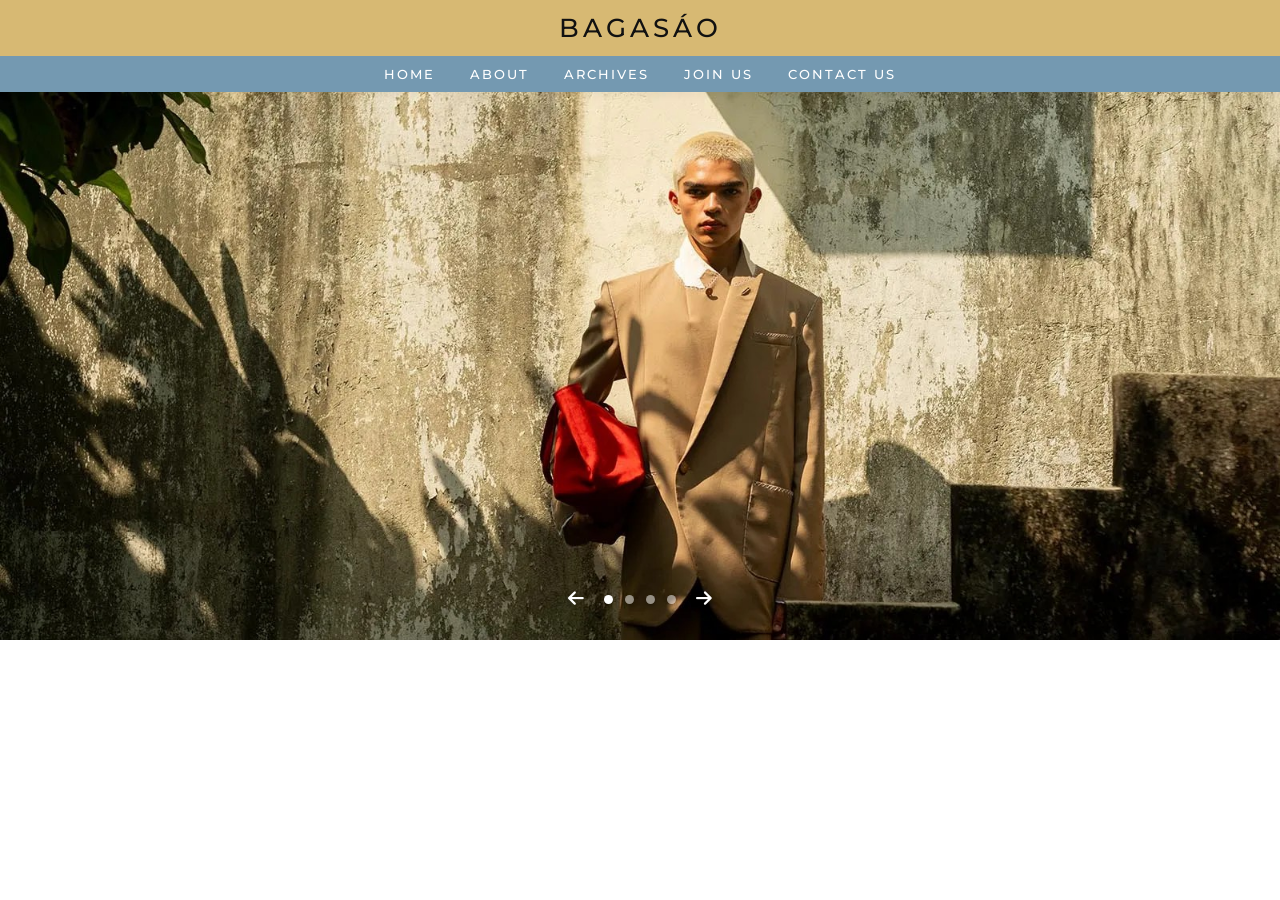
<file: index.html>
<!DOCTYPE html>
<html lang="en">
<head>
    <meta charset="UTF-8">
    <meta name="viewport" content="width=device-width, initial-scale=1.0">
    <title>BAGASÁO</title>

    <link rel="icon" type="image/png" href="favicon.png">
    <link rel="preconnect" href="https://fonts.googleapis.com">
    <link rel="preconnect" href="https://fonts.gstatic.com" crossorigin>
    <link href="https://fonts.googleapis.com/css2?family=Montserrat:wght@400;500;700&display=swap" rel="stylesheet">
    <link rel="stylesheet" href="https://cdnjs.cloudflare.com/ajax/libs/font-awesome/6.4.0/css/all.min.css">
    <link rel="stylesheet" href="style.css">
</head>

<body>

   <header class="header">
        <div class="logo">
            <a href="#home">BAGASÁO</a>
        </div>

        <nav class="nav">
            <a href="index.html">HOME</a>
            <a href="about.html">ABOUT</a>
            <a href="archives.html">ARCHIVES</a>
            <a href="joinus.html">JOIN US</a>
            <a href="contactus.html">CONTACT US</a>
        </nav>
    </header>

    <section id="home" class="home-section">
        <div class="carousel-container-16-8">
            <div class="carousel">

        <div class="home-images">
            <div class="slide active">
                <img src="home.jpg">
        </div>

        <div class="slide">
            <img src="home2.png">
        </div>
        
        <div class="slide">
            <img src="home3.jpg">
        </div>
        
        <div class="slide">
            <img src="home4.jpg">
        </div>
        
        <div class="carousel-controls">
                    <button class="arrow prev" onclick="changeSlide(-1)"><i class="fa-solid fa-arrow-left"></i></button>
                    <div class="dots">
                        <span class="dot active" onclick="setSlide(0)"></span>
                        <span class="dot" onclick="setSlide(1)"></span>
                        <span class="dot" onclick="setSlide(2)"></span>
                        <span class="dot" onclick="setSlide(3)"></span>
                    </div>
                    <button class="arrow next" onclick="changeSlide(1)"><i class="fa-solid fa-arrow-right"></i></button>
                </div>
            </div>
        </div>
    </section>
<script src="script.js"></script>
</body>
</html>
</file>
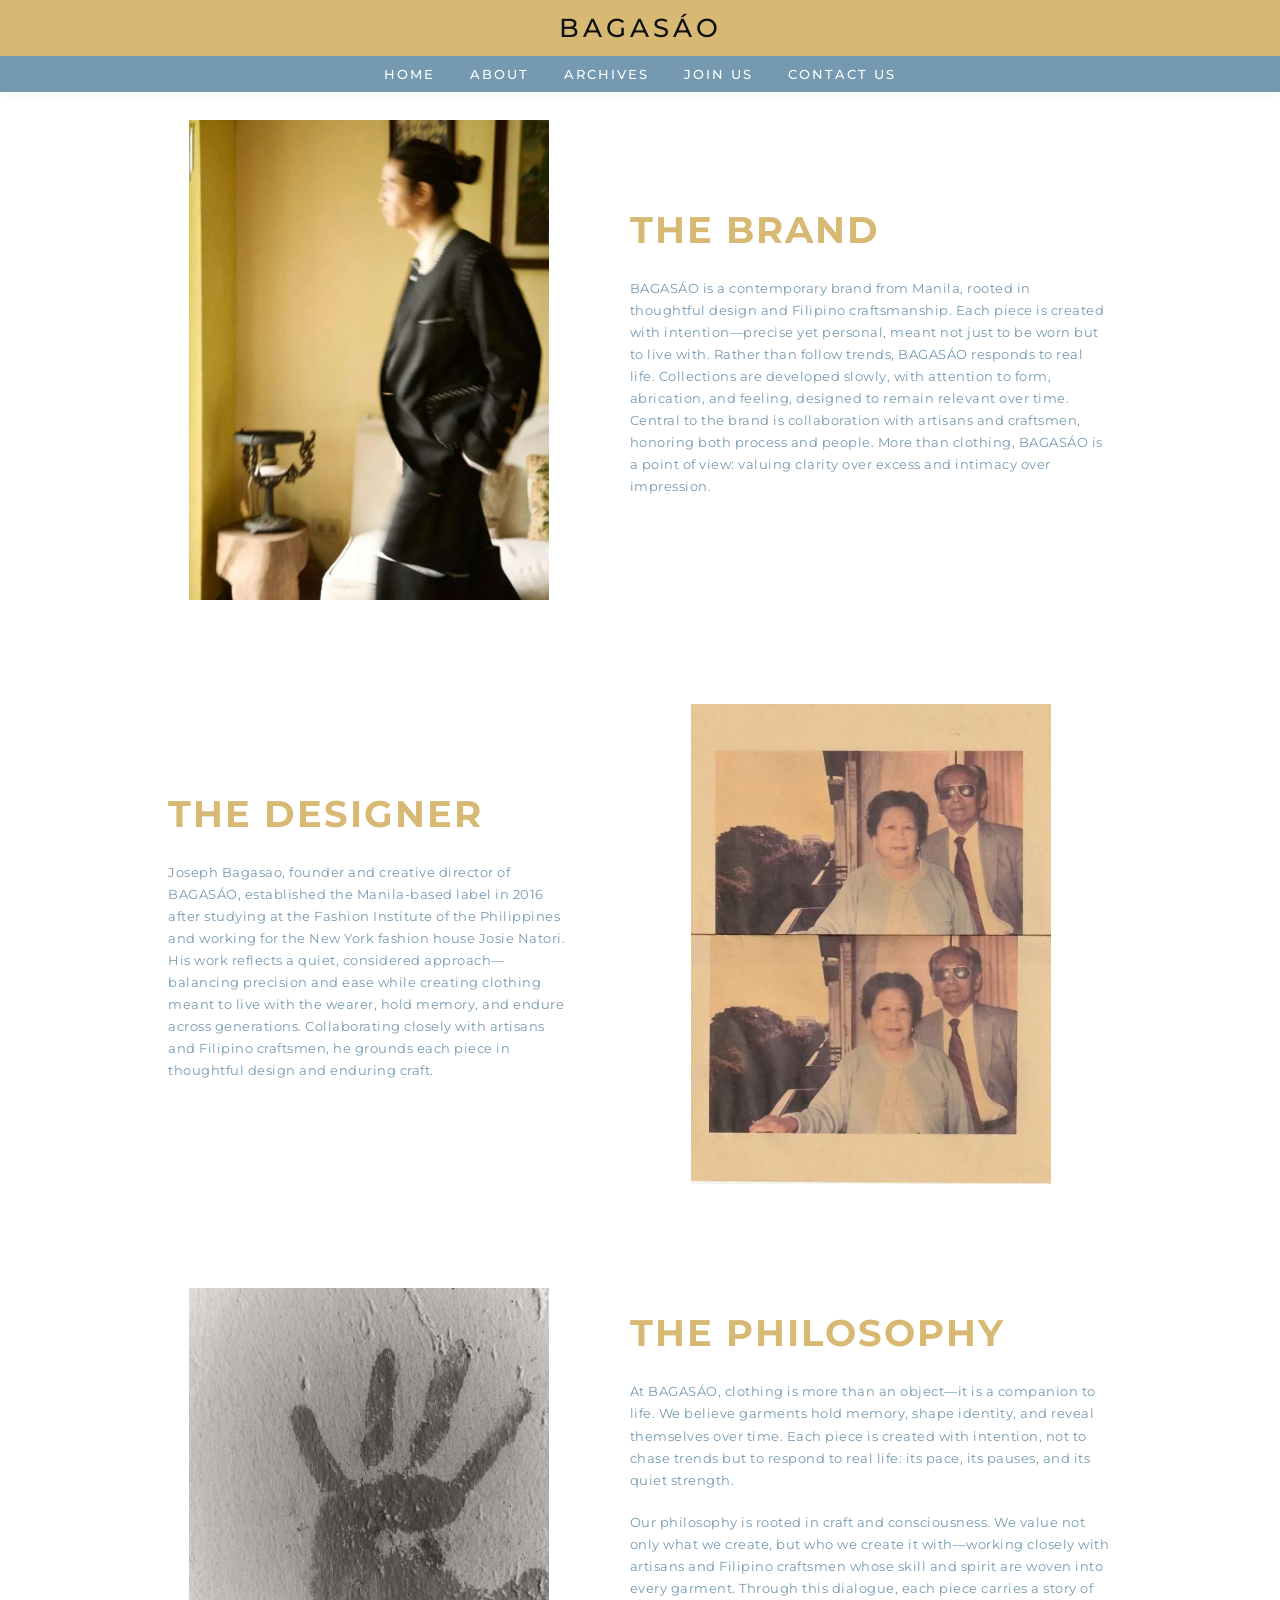
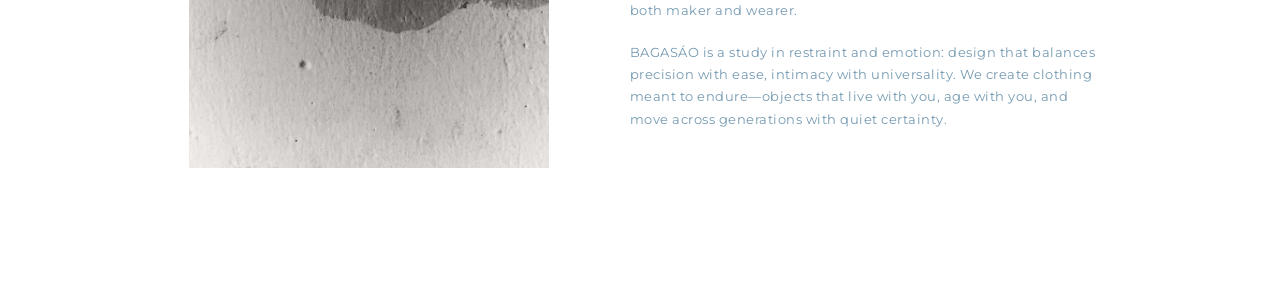
<file: about.html>
<!DOCTYPE html>
<html lang="en">
    <head>
    <meta charset="UTF-8">
    <meta name="viewport" content="width=device-width, initial-scale=1.0">
    <title>BAGASÁO</title>

    <link rel="icon" type="image/png" href="favicon.png">
    <link rel="preconnect" href="https://fonts.googleapis.com">
    <link rel="preconnect" href="https://fonts.gstatic.com" crossorigin>
    <link href="https://fonts.googleapis.com/css2?family=Montserrat:wght@400;500;700&display=swap" rel="stylesheet">
    <link rel="stylesheet" href="https://cdnjs.cloudflare.com/ajax/libs/font-awesome/6.4.0/css/all.min.css">
    <link rel="stylesheet" href="style.css">
</head>

<body>

   <header class="header">
        <div class="logo">
            <a href="#home">BAGASÁO</a>
        </div>

        <nav class="nav">
            <a href="index.html">HOME</a>
            <a href="about.html">ABOUT</a>
            <a href="archives.html">ARCHIVES</a>
            <a href="joinus.html">JOIN US</a>
            <a href="contactus.html">CONTACT US</a>
        </nav>
    </header>

    <section id="about" class="about-section">

        <div class="about-block">
            <div class="about-image">
                <img src="about.jpg">
            </div>

            <div class="about-content">
                <h2 class="about-title">THE BRAND</h2>
                <p>
                    BAGASÁO is a contemporary brand from Manila, rooted
                    in thoughtful design and Filipino craftsmanship. Each 
                    piece is created with intention—precise yet personal,
                    meant not just to be worn but to live with. Rather than
                    follow trends, BAGASÁO responds to real life. Collections
                    are developed slowly, with attention to form, abrication, 
                    and feeling, designed to remain relevant over time. Central 
                    to the brand is collaboration with artisans and craftsmen, 
                    honoring both process and people. More than clothing, BAGASÁO 
                    is a point of view: valuing clarity over excess and intimacy over impression.
                </p>
            </div>
        </div>

        <div class="about-block">


            <div class="about-content">
                <h2 class="about-title">THE DESIGNER</h2>
                <p>
                    Joseph Bagasao, founder and creative director of BAGASÁO,
                    established the Manila-based label in 2016 after studying 
                    at the Fashion Institute of the Philippines and working 
                    for the New York fashion house Josie Natori. His work 
                    reflects a quiet, considered approach—balancing precision 
                    and ease while creating clothing meant to live with the wearer, 
                    hold memory, and endure across generations. Collaborating 
                    closely with artisans and Filipino craftsmen, he grounds 
                    each piece in thoughtful design and enduring craft.
                </p>
            </div>
                <div class="about-image">
                    <img src="designer.png">
                </div>
        </div>

        <div class="about-block">
                <div class="about-image">
                    <img src="philosophy.png">
                </div>

            <div class="about-content">
                <h2 class="about-title">THE PHILOSOPHY</h2>
                <p>
                    At BAGASÁO, clothing is more than an object—it is a companion to life. We believe garments 
                    hold memory, shape identity, and reveal themselves over time. Each piece is created with intention, 
                    not to chase trends but to respond to real life: its pace, its pauses, and its quiet strength.
                </p>
                
                <p>
                    Our philosophy is rooted in craft and consciousness. We value not only what we create, but who we 
                    create it with—working closely with artisans and Filipino craftsmen whose skill and spirit are woven 
                    into every garment. Through this dialogue, each piece carries a story of both maker and wearer.
                </p>

                <p>
                    BAGASÁO is a study in restraint and emotion: design that balances precision with ease, intimacy with 
                    universality. We create clothing meant to endure—objects that live with you, age with you, and move across 
                    generations with quiet certainty.
                </p>
            </div>

        </div>
    </section>
</html>
</file>
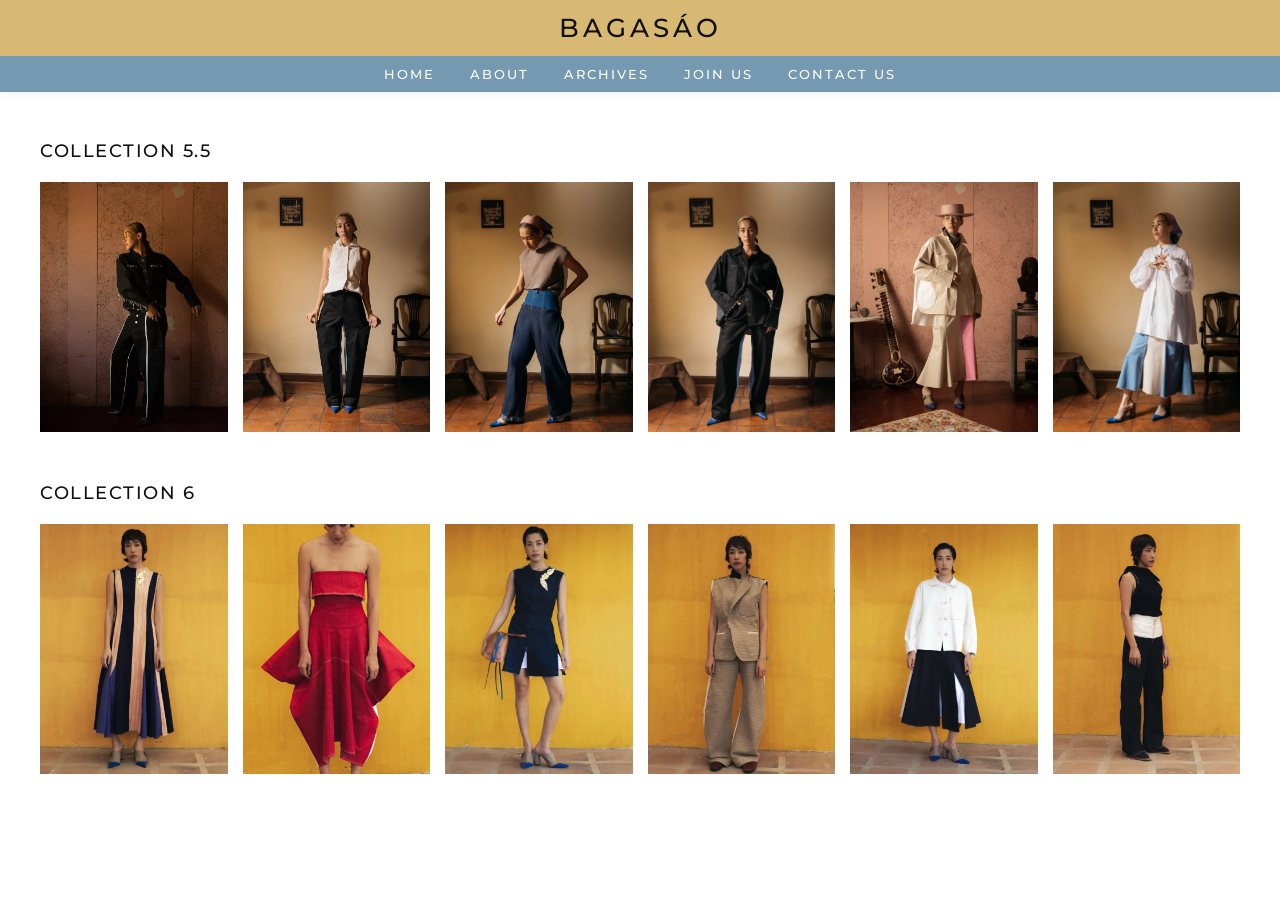
<file: archives.html>
<!DOCTYPE html>
<html lang="en">
<head>
    <meta charset="UTF-8">
    <meta name="viewport" content="width=device-width, initial-scale=1.0">
    <title>BAGASÁO</title>
    
    <link rel="icon" type="image/png" href="favicon.png">
    <link rel="preconnect" href="https://fonts.googleapis.com">
    <link rel="preconnect" href="https://fonts.gstatic.com" crossorigin>
    <link href="https://fonts.googleapis.com/css2?family=Montserrat:wght@400;500;700&display=swap" rel="stylesheet">
    <link rel="stylesheet" href="https://cdnjs.cloudflare.com/ajax/libs/font-awesome/6.4.0/css/all.min.css">
    <link rel="stylesheet" href="style.css">
</head>

<body>

   <header class="header">
        <div class="logo">
            <a href="#home">BAGASÁO</a>
        </div>

        <nav class="nav">
            <a href="index.html">HOME</a>
            <a href="about.html">ABOUT</a>
            <a href="archives.html">ARCHIVES</a>
            <a href="joinus.html">JOIN US</a>
            <a href="contactus.html">CONTACT US</a>
        </nav>
    </header>

    <section id="archives" class="archives">
        
        <div class="collection-block">
            <h3 class="collection-title">COLLECTION 5.5</h3> 

            <div class="archive-grid">
                <img src="collection5-1.jpg">
                <img src="collection5-2.jpg">
                <img src="collection5-3.jpg">
                <img src="collection5-4.jpg">
                <img src="collection5-5.jpg">
                <img src="collection5-6.jpg">
            </div>
        </div>

        <div class="collection-block">
            <h3 class="collection-title">COLLECTION 6</h3> 

            <div class="archive-grid">
                <img src="collection6-1.jpg">
                <img src="collection6-2.jpg">
                <img src="collection6-3.jpg">
                <img src="collection6-4.jpg">
                <img src="collection6-5.jpg">
                <img src="collection6-6.jpg">
            </div>
        </div>
    </section>
</html>
</file>
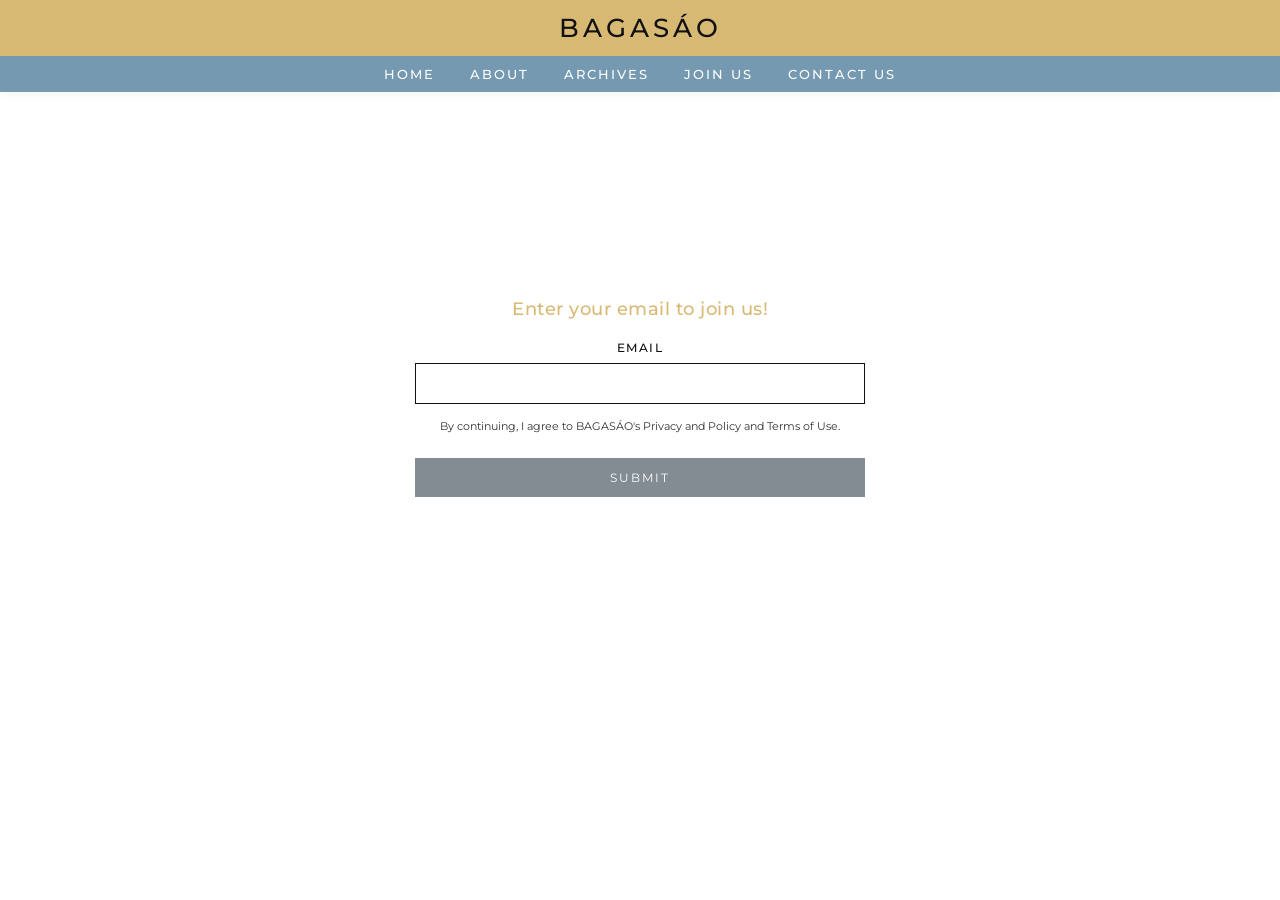
<file: joinus.html>
<!DOCTYPE html>
<html lang="en">
<head>
    <meta charset="UTF-8">
    <meta name="viewport" content="width=device-width, initial-scale=1.0">
    <title>BAGASÁO</title>
    
    <link rel="icon" type="image/png" href="favicon.png">
    <link rel="preconnect" href="https://fonts.googleapis.com">
    <link rel="preconnect" href="https://fonts.gstatic.com" crossorigin>
    <link href="https://fonts.googleapis.com/css2?family=Montserrat:wght@400;500;700&display=swap" rel="stylesheet">
    <link rel="stylesheet" href="https://cdnjs.cloudflare.com/ajax/libs/font-awesome/6.4.0/css/all.min.css">
    <link rel="stylesheet" href="style.css">
</head>

<body>

   <header class="header">
        <div class="logo">
            <a href="#home">BAGASÁO</a>
        </div>

        <nav class="nav">
            <a href="index.html">HOME</a>
            <a href="about.html">ABOUT</a>
            <a href="archives.html">ARCHIVES</a>
            <a href="joinus.html">JOIN US</a>
            <a href="contactus.html">CONTACT US</a>
        </nav>
    </header>

    <section id="joinus" class="page-section joinus-section">
        <div class="joinus-container">
            <h2>Enter your email to join us!</h2>
            <form onsubmit="event.preventDefault(); alert('Your response has been submitted!');">
                <label class="input-label" for="email-input">EMAIL</label>
                <div class="form-group">
                    <input type="email" id="email-input" required>
                </div>
                <p class="terms-text">By continuing, I agree to BAGASÁO's Privacy and Policy and Terms of Use.</p>
                <button type="submit" class="submit">SUBMIT</button>
            </form>
        </div>
    </section>
</html>
</file>
<file: style.css>
﻿:root {
    --header-yellow: #d7b973;
    --header-blue: #7499b1;
    --bg-primary: #ffffff;
    --text-dark: #111111;
    --text-light: #ffffff;
    --text-secondary: #333333;
    --button-bg: #838b93;
}

* {
    margin: 0;
    padding: 0;
    box-sizing: border-box;
}

body {
    font-family: 'Montserrat', sans-serif;
    color: var(--text-dark);
    background-color: var(--bg-primary);
    overflow-x: hidden;
}

a {
    text-decoration: none;
    color: inherit;
}

.header {
    position: fixed;
    top: 0;
    left: 0;
    width: 100%;
    z-index: 1000;
    box-shadow: 0 2px 10px rgba(0, 0, 0, 0.05);
}

.logo {
    background-color: var(--header-yellow);
    padding: 12px 0;
    text-align: center;
}

.logo a {
    font-size: 26px;
    font-weight: 500;
    letter-spacing: 4px;
    text-transform: uppercase;
}

.nav {
    background-color: var(--header-blue);
    padding: 10px 0;
    display: flex;
    justify-content: center;
    gap: 35px;
}

.nav a {
    font-size: 13px;
    letter-spacing: 2px;
    font-weight: 500;
    color: var(--text-light);
}

.home-section {
    position: relative;
    width: 100vw;
    scroll-margin-top: 110px;
}

.carousel-container-16-8 {
    width: 100vw;
    aspect-ratio: 16 / 8;
    position: relative;
    overflow: hidden;
}

.carousel {
    position: relative;
    width: 100%;
    height: 100%;
}

.slide {
    position: absolute;
    inset: 0;
    background-size: cover;
    background-position: center;
    opacity: 0;
}

.slide img {
    width: 100%;
    height: 100%;
    object-fit: cover;
    margin-top: 90px
}

.slide.active {
    opacity: 1;
}

.carousel-controls {
    position: absolute;
    bottom: 30px;
    left: 50%;
    transform: translateX(-50%);
    display: flex;
    align-items: center;
    gap: 20px;
    z-index: 10;
}

.arrow {
    background: transparent;
    border: none;
    color: #ffffff;
    font-size: 18px;
    cursor: pointer;
    filter: drop-shadow(0 2px 4px rgba(0,0,0,0.5));
}

.dots {
    display: flex;
    gap: 12px;
}

.dot {
    width: 9px;
    height: 9px;
    background-color: rgba(255, 255, 255, 0.5);
    border-radius: 50%;
    cursor: pointer;
    box-shadow: 0 2px 4px rgba(0,0,0,0.3);
}

.dot.active {
    background-color: #ffffff;
}

.about-section {
    padding: 120px 10%;
    display: flex;
    flex-direction: column;
    gap: 100px;
    max-width: 1200px;
    margin: 0 auto;
}

.about-block {
    display: grid;
    grid-template-columns: 1fr 1.2fr;
    gap: 60px;
    align-items: center;
}

.about-image {
    width: 100%;
    max-width: 360px;
    aspect-ratio: 3 / 4;
    margin: 0 auto;
}

.about-image img {
    width: 100%;
    height: 100%;
    object-fit: cover;
}

.about-content {
    display: flex;
    flex-direction: column;
    justify-content: center;
}

.about-title {
    font-size: 36.8px;
    letter-spacing: 2px;
    font-weight: 700;
    text-transform: uppercase;
    margin-bottom: 25px;
    color: var(--header-yellow);
}

.about-content p {
    font-size: 13px;
    line-height: 1.7;
    letter-spacing: 0.5px;
    color: var(--header-blue);
    margin-bottom: 20px;
    max-width: 480px;
}

.archives {
    padding: 140px 40px 60px 40px;
}

.collection-block {
    margin-bottom: 50px;
}

.collection-title {
    font-size: 18px;
    font-weight: 500;
    letter-spacing: 1.5px;
    text-transform: uppercase;
    margin-bottom: 20px;
}

.archive-grid {
    display: grid;
    grid-template-columns: repeat(6, 1fr);
    gap: 15px;
}

.archive-grid img {
    width: 100%;
    aspect-ratio: 3 / 4;
    object-fit: cover;
}

.joinus-section {
    display: flex;
    min-height: calc(100vh - 105px);
    height: auto;
    padding-top: 40px;
    padding-bottom: 40px;
    justify-content: center;
    align-items: center;
}

.joinus-container {
    width: 100%;
    max-width: 450px;
    text-align: center;
}

.joinus-container h2 {
    font-size: 18px;
    font-weight: 500;
    letter-spacing: 0.5px;
    margin-bottom: 20px;
    color: var(--header-yellow);
}

.input-label {
    display: block;
    font-size: 12px;
    letter-spacing: 1.5px;
    font-weight: 500;
    text-transform: uppercase;
    margin-bottom: 8px;
}

.form-group input {
    width: 100%;
    padding: 12px 15px;
    border: 1px solid var(--text-dark);
    font-family: inherit;
    font-size: 12px;
    letter-spacing: 1px;
    outline: none;
    margin-bottom: 15px;
    background-color: var(--bg-primary);
    color: var(--text-dark);
    text-align: center;
}

.terms-text {
    font-size: 11px;
    color: var(--text-secondary);
    margin-bottom: 25px;
}

.submit {
    width: 100%;
    padding: 12px;
    background-color: var(--button-bg);
    color: var(--text-light);
    border: none;
    font-family: inherit;
    font-size: 12px;
    letter-spacing: 2px;
    cursor: pointer;
}

.contact-section {
    height: calc(100vh - 95px);
    display: flex;
    justify-content: center;
    align-items: center;
}

.contact-bg {
    position: absolute;
    inset: 0;
    background-size: cover;
    background-position: center;
}

.contact-bg img {
    width: 100vw;
    aspect-ratio: 16 / 9;
    position: relative;
    overflow: hidden;
    top: 95px;
}

.contact-overlay {
    width: 100vw;
    aspect-ratio: 16 / 9;
    position: absolute;
    inset: 0;
    top: 95px;
    background-color: rgba(0, 0, 0, 0.3);
}

.contact-content {
    position: relative;
    z-index: 2;
    color: var(--text-light);
    display: flex;
    flex-direction: column;
    align-items: center;
    justify-content: center;
    gap: 60px;
}

.contact-row {
    display: flex;
    align-items: center;
    justify-content: center;
    gap: 25px;
}

.contact-icon {
    font-size: 85px;
    font-weight: 300;
}

.contact-text {
    font-size: 42px;
    font-weight: 300;
    letter-spacing: 1px;
}

@media (max-width: 768px) {
    .logo a {
        font-size: 20px;
        letter-spacing: 3px;
    }

    .nav {
        gap: 12px;
        padding: 10px 8px;
        flex-wrap: wrap;
    }

    .nav a {
        font-size: 11px;
        letter-spacing: 1px;
    }

    .home-section {
        scroll-margin-top: 135px;
    }

    .carousel-container-16-8 {
        width: 100%;
        aspect-ratio: 9 / 16;
        min-height: unset;
    }

    .carousel-controls {
        bottom: 10px;
        gap: 12px;
    }

    .slide {
        background-size: contain;
        background-repeat: no-repeat;
        background-position: center;
    }

    .about-section {
        padding: 100px 24px;
        gap: 64px;
    }

    .about-block {
        grid-template-columns: 1fr;
        gap: 28px;
    }

    .about-block .about-image {
        order: -1;
    }

    .about-image {
        max-width: 280px;
        width: 100%;
    }

    .about-title {
        font-size: 26px;
        margin-bottom: 14px;
    }

    .about-content p {
        max-width: 100%;
    }

    .archives {
        padding: 100px 20px 60px 20px;
    }

    .collection-block {
        margin-bottom: 40px;
    }

    .collection-title {
        font-size: 15px;
        letter-spacing: 1px;
        margin-bottom: 14px;
    }

    .archive-grid {
        grid-template-columns: repeat(2, 1fr);
        gap: 12px;
    }

    .archive-grid img {
        width: 100%;
        aspect-ratio: 3 / 4;
        object-fit: cover;
    }

    .joinus-section {
        height: auto;
        min-height: auto;
        max-width: 100%;
        padding-top: 150px;
        padding-bottom: 150px;
        padding-left: 20px;
        padding-right: 20px;
        box-sizing: border-box;
    }

    .contact-section {
        position: relative;
        margin-top: 100px;
        min-height: calc(100vh - 145px);
        height: auto;
        padding: 36px 16px;
        display: flex;
        justify-content: center;
        align-items: center;
        overflow: hidden;
    }

    .contact-bg {
        position: absolute;
        inset: 0;
        top: 0;
        width: 100%;
        height: 100%;
        z-index: 0;
    }

    .contact-bg img {
        position: absolute;
        inset: 0;
        width: 100%;
        height: 100%;
        object-fit: cover;
        object-position: top center;
        display: block;
    }

    .contact-overlay {
        position: absolute;
        inset: 0;
        top: 0;
        width: 100%;
        height: 100%;
        z-index: 1;
    }

    .contact-content {
        position: relative;
        z-index: 2;
    }

    .contact-row {
        gap: 10px;
        max-width: 100%;
    }

    .contact-icon {
        font-size: 20px;
        flex-shrink: 0;
    }

    .contact-text {
        font-size: 25px;
        line-height: 1.4;
        max-width: 100%;
        overflow-wrap: anywhere;
        word-break: break-word;
    }
}
</file>
